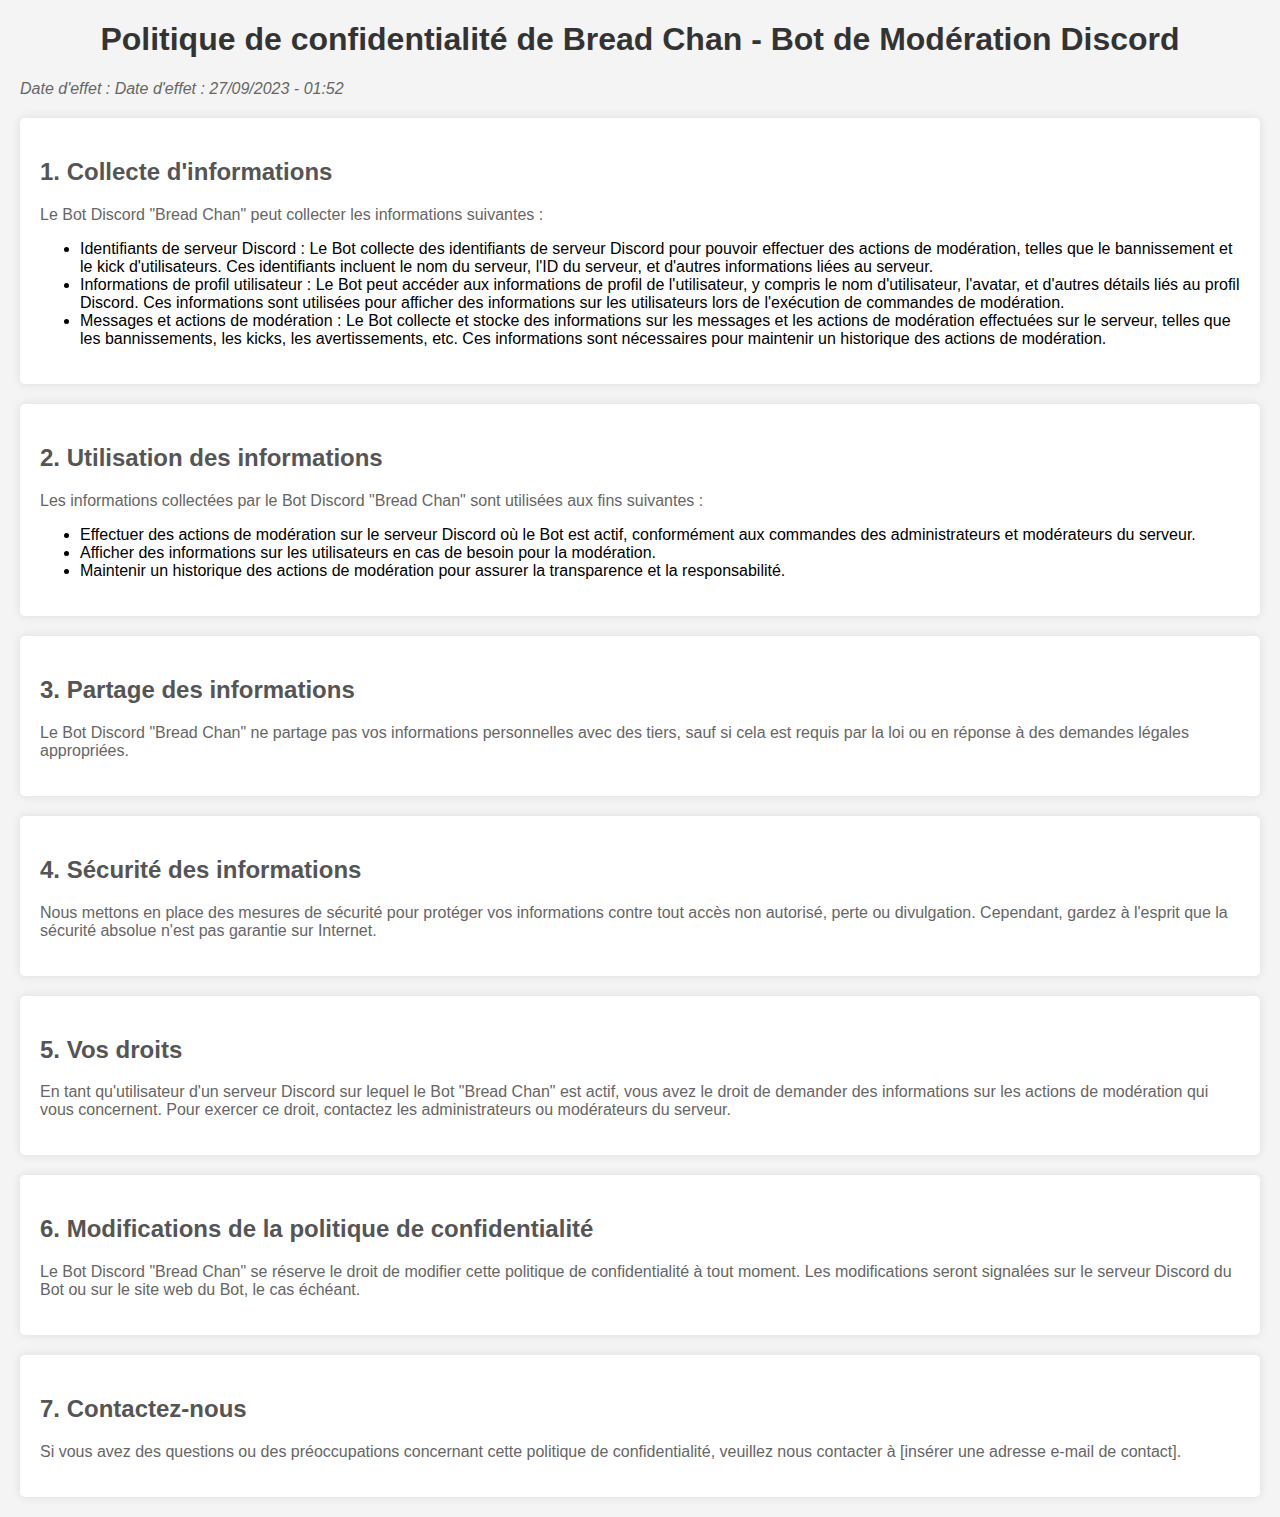
<file: pages/privacy-policy.html>
<!DOCTYPE html>
<html>
  <head>
    <meta charset="UTF-8">
    <title>Bread Chan | Politique de confidentialité</title>
    <link rel="stylesheet" href="../src/css/styles.css">
</head>
<body>
  <h1>Politique de confidentialité de Bread Chan - Bot de Modération Discord</h1>

  <p class="date">Date d'effet : Date d'effet : 27/09/2023 - 01:52</p>

  <div class="section">
    <h2>1. Collecte d'informations</h2>

    <p>Le Bot Discord "Bread Chan" peut collecter les informations suivantes :</p>
    
    <ul>
      <li>Identifiants de serveur Discord : Le Bot collecte des identifiants de serveur Discord pour pouvoir effectuer des actions de modération, telles que le bannissement et le kick d'utilisateurs. Ces identifiants incluent le nom du serveur, l'ID du serveur, et d'autres informations liées au serveur.</li>
      
      <li>Informations de profil utilisateur : Le Bot peut accéder aux informations de profil de l'utilisateur, y compris le nom d'utilisateur, l'avatar, et d'autres détails liés au profil Discord. Ces informations sont utilisées pour afficher des informations sur les utilisateurs lors de l'exécution de commandes de modération.</li>
      
      <li>Messages et actions de modération : Le Bot collecte et stocke des informations sur les messages et les actions de modération effectuées sur le serveur, telles que les bannissements, les kicks, les avertissements, etc. Ces informations sont nécessaires pour maintenir un historique des actions de modération.</li>
    </ul>
  </div>

  <div class="section">
    <h2>2. Utilisation des informations</h2>

    <p>Les informations collectées par le Bot Discord "Bread Chan" sont utilisées aux fins suivantes :</p>

    <ul>
      <li>Effectuer des actions de modération sur le serveur Discord où le Bot est actif, conformément aux commandes des administrateurs et modérateurs du serveur.</li>

      <li>Afficher des informations sur les utilisateurs en cas de besoin pour la modération.</li>

      <li>Maintenir un historique des actions de modération pour assurer la transparence et la responsabilité.</li>
    </ul>
  </div>

  <div class="section">
    <h2>3. Partage des informations</h2>

    <p>Le Bot Discord "Bread Chan" ne partage pas vos informations personnelles avec des tiers, sauf si cela est requis par la loi ou en réponse à des demandes légales appropriées.</p>
  </div>

  <div class="section">
    <h2>4. Sécurité des informations</h2>

    <p>Nous mettons en place des mesures de sécurité pour protéger vos informations contre tout accès non autorisé, perte ou divulgation. Cependant, gardez à l'esprit que la sécurité absolue n'est pas garantie sur Internet.</p>
  </div>

  <div class="section">
    <h2>5. Vos droits</h2>

    <p>En tant qu'utilisateur d'un serveur Discord sur lequel le Bot "Bread Chan" est actif, vous avez le droit de demander des informations sur les actions de modération qui vous concernent. Pour exercer ce droit, contactez les administrateurs ou modérateurs du serveur.</p>
  </div>

  <div class="section">
    <h2>6. Modifications de la politique de confidentialité</h2>

    <p>Le Bot Discord "Bread Chan" se réserve le droit de modifier cette politique de confidentialité à tout moment. Les modifications seront signalées sur le serveur Discord du Bot ou sur le site web du Bot, le cas échéant.</p>
  </div>

  <div class="section">
    <h2>7. Contactez-nous</h2>

    <p>Si vous avez des questions ou des préoccupations concernant cette politique de confidentialité, veuillez nous contacter à [insérer une adresse e-mail de contact].</p>
  </div>
</body>
</html>
</file>
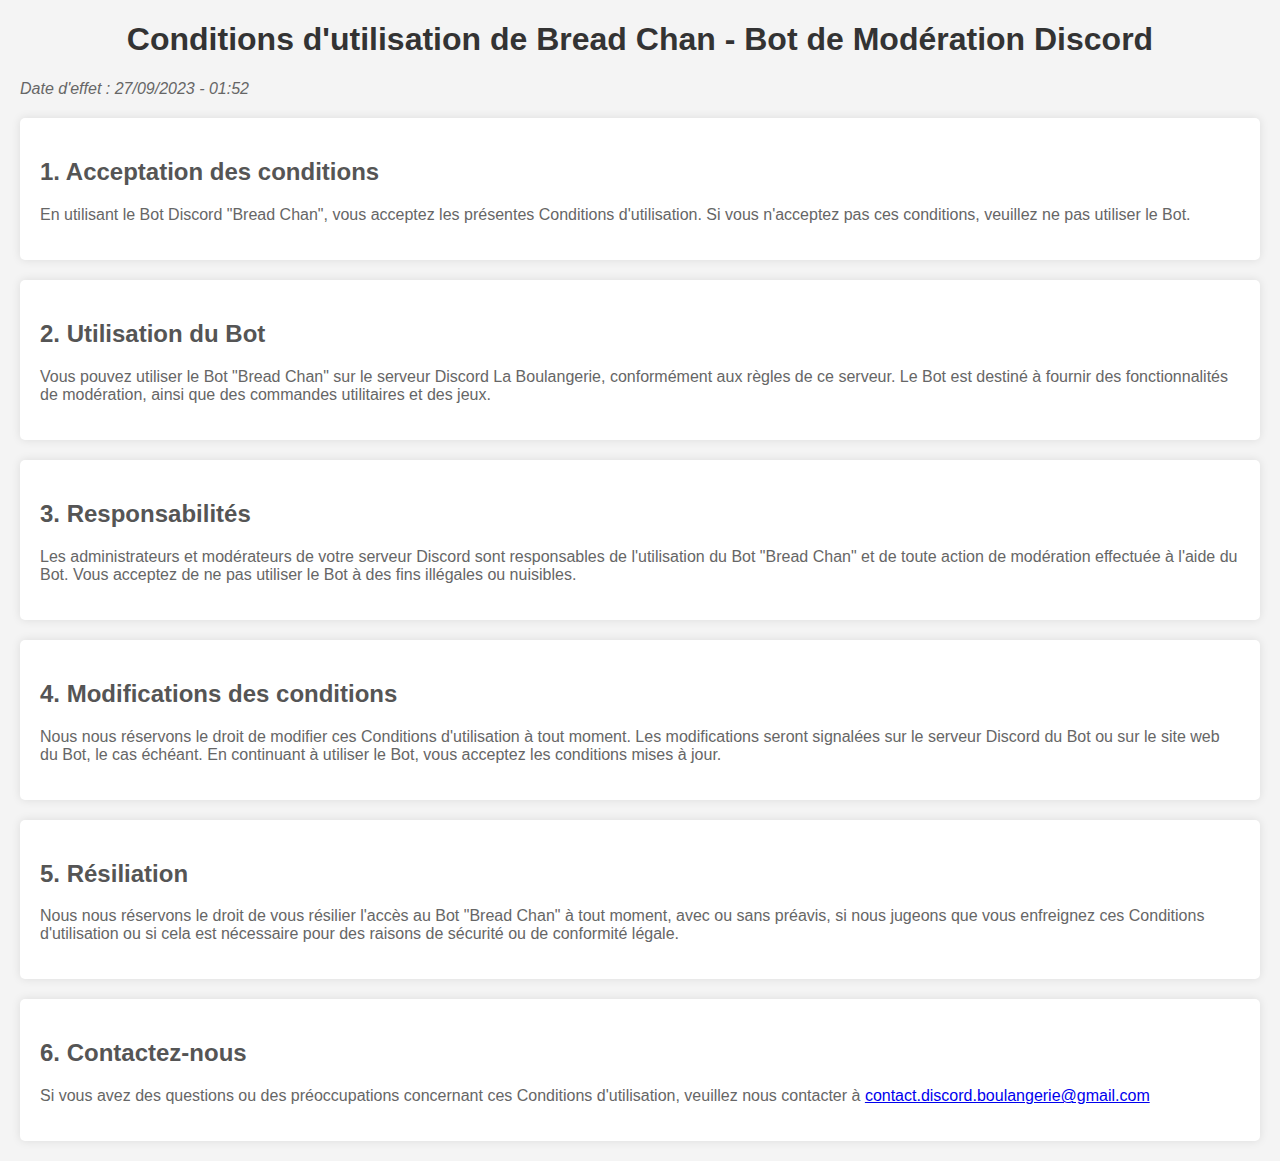
<file: pages/tos.html>
<!DOCTYPE html>
<html lang="fr">
<head>
    <meta charset="UTF-8">
    <title>Bread Chan | TOS</title>
    <link rel="stylesheet" href="../src/css/styles.css">
</head>
<body>
  <h1>Conditions d'utilisation de Bread Chan - Bot de Modération Discord</h1>

  <p class="date">Date d'effet : 27/09/2023 - 01:52</p>

  <div class="section">
    <h2>1. Acceptation des conditions</h2>

    <p>En utilisant le Bot Discord "Bread Chan", vous acceptez les présentes Conditions d'utilisation. Si vous n'acceptez pas ces conditions, veuillez ne pas utiliser le Bot.</p>
  </div>

  <div class="section">
    <h2>2. Utilisation du Bot</h2>

    <p>Vous pouvez utiliser le Bot "Bread Chan" sur le serveur Discord La Boulangerie, conformément aux règles de ce serveur. Le Bot est destiné à fournir des fonctionnalités de modération, ainsi que des commandes utilitaires et des jeux.</p>
  </div>

  <div class="section">
    <h2>3. Responsabilités</h2>

    <p>Les administrateurs et modérateurs de votre serveur Discord sont responsables de l'utilisation du Bot "Bread Chan" et de toute action de modération effectuée à l'aide du Bot. Vous acceptez de ne pas utiliser le Bot à des fins illégales ou nuisibles.</p>
  </div>

  <div class="section">
    <h2>4. Modifications des conditions</h2>

    <p>Nous nous réservons le droit de modifier ces Conditions d'utilisation à tout moment. Les modifications seront signalées sur le serveur Discord du Bot ou sur le site web du Bot, le cas échéant. En continuant à utiliser le Bot, vous acceptez les conditions mises à jour.</p>
  </div>

  <div class="section">
    <h2>5. Résiliation</h2>

    <p>Nous nous réservons le droit de vous résilier l'accès au Bot "Bread Chan" à tout moment, avec ou sans préavis, si nous jugeons que vous enfreignez ces Conditions d'utilisation ou si cela est nécessaire pour des raisons de sécurité ou de conformité légale.</p>
  </div>

  <div class="section">
    <h2>6. Contactez-nous</h2>

    <p>Si vous avez des questions ou des préoccupations concernant ces Conditions d'utilisation, veuillez nous contacter à <a href="mailto:contact.discord.boulangerie@gmail.com">contact.discord.boulangerie@gmail.com</a></p>
  </div>
</body>
</html>
</file>
<file: src/css/styles.css>
body {
  font-family: 'Arial', sans-serif;
  margin: 20px;
  background-color: #f4f4f4;
}

h1 {
  text-align: center;
  color: #333;
}

h2 {
  margin-top: 20px;
  color: #555;
}

p {
  margin-top: 10px;
  color: #666;
}

.date {
  font-style: italic;
}

.section {
  margin-top: 20px;
  background-color: #fff;
  padding: 20px;
  border-radius: 5px;
  box-shadow: 0 0 10px rgba(0, 0, 0, 0.1);
}

.sub-section {
  margin-top: 10px;
}
</file>
